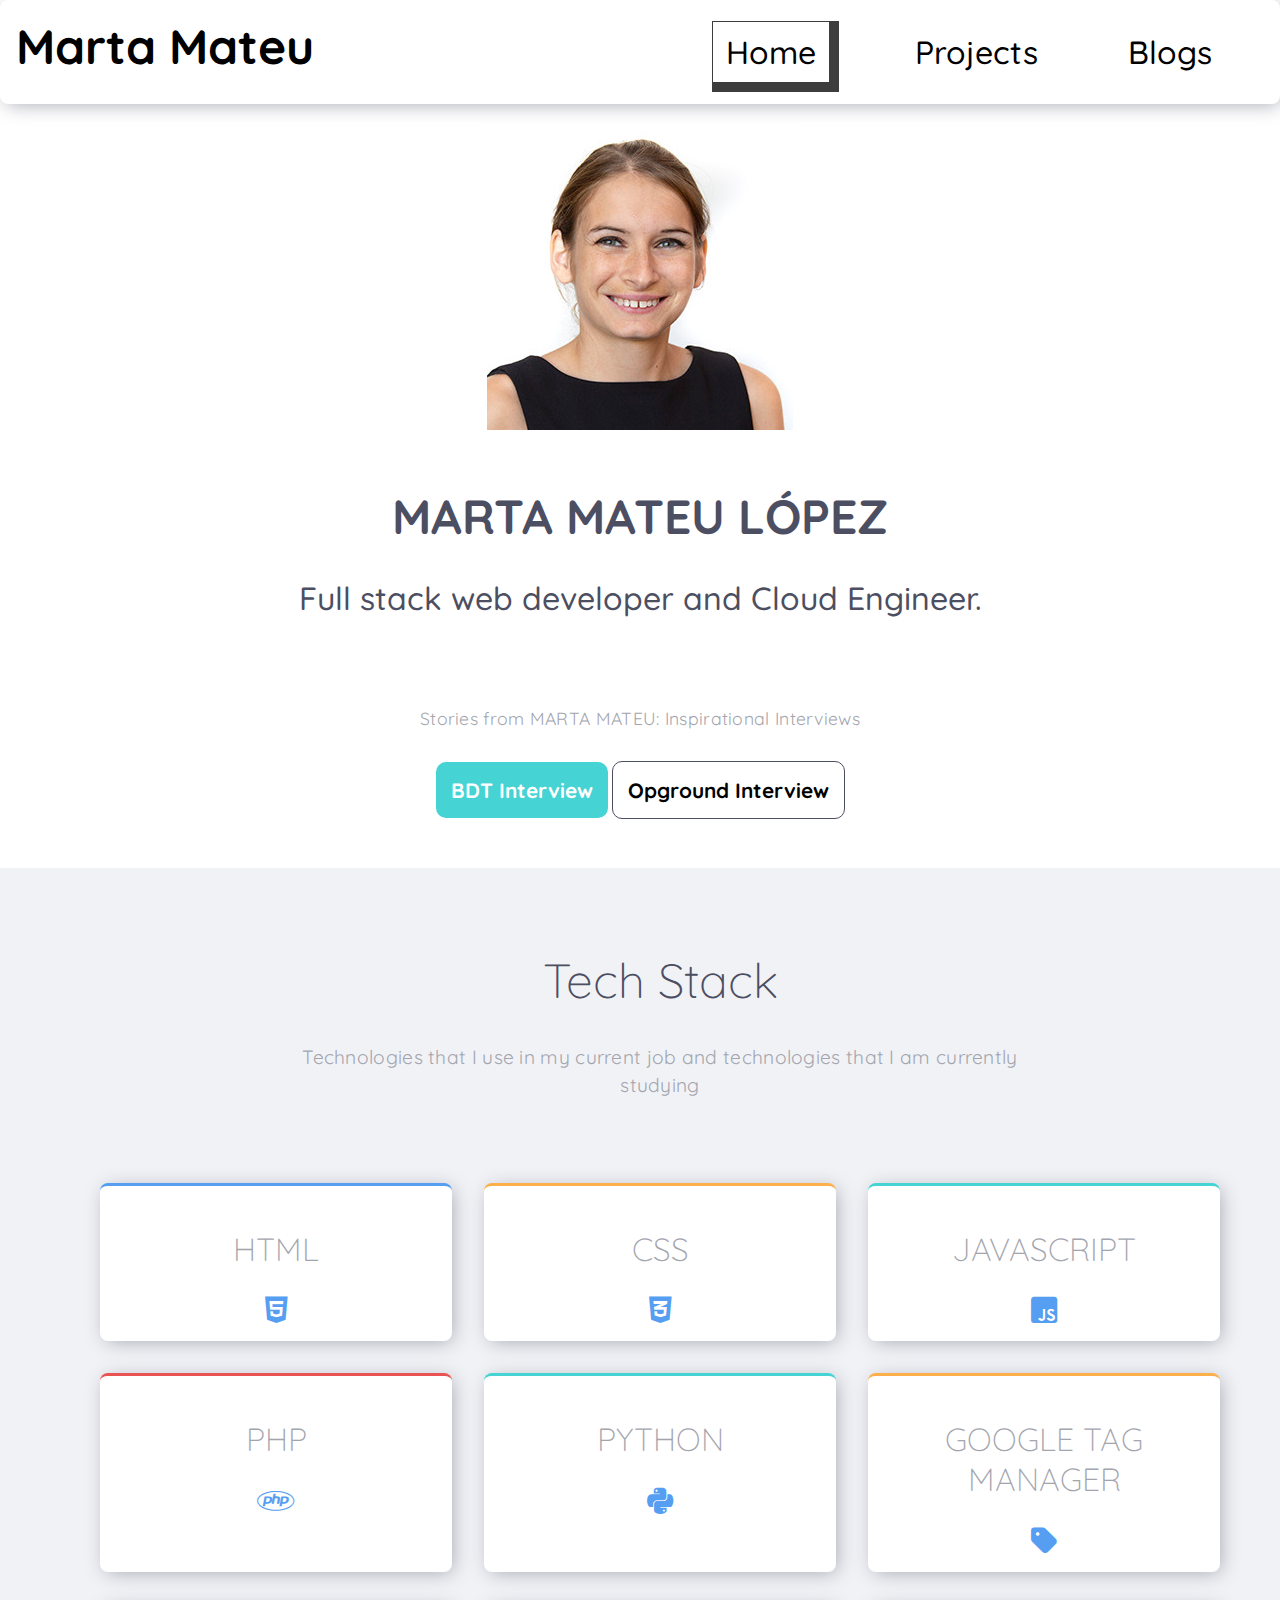
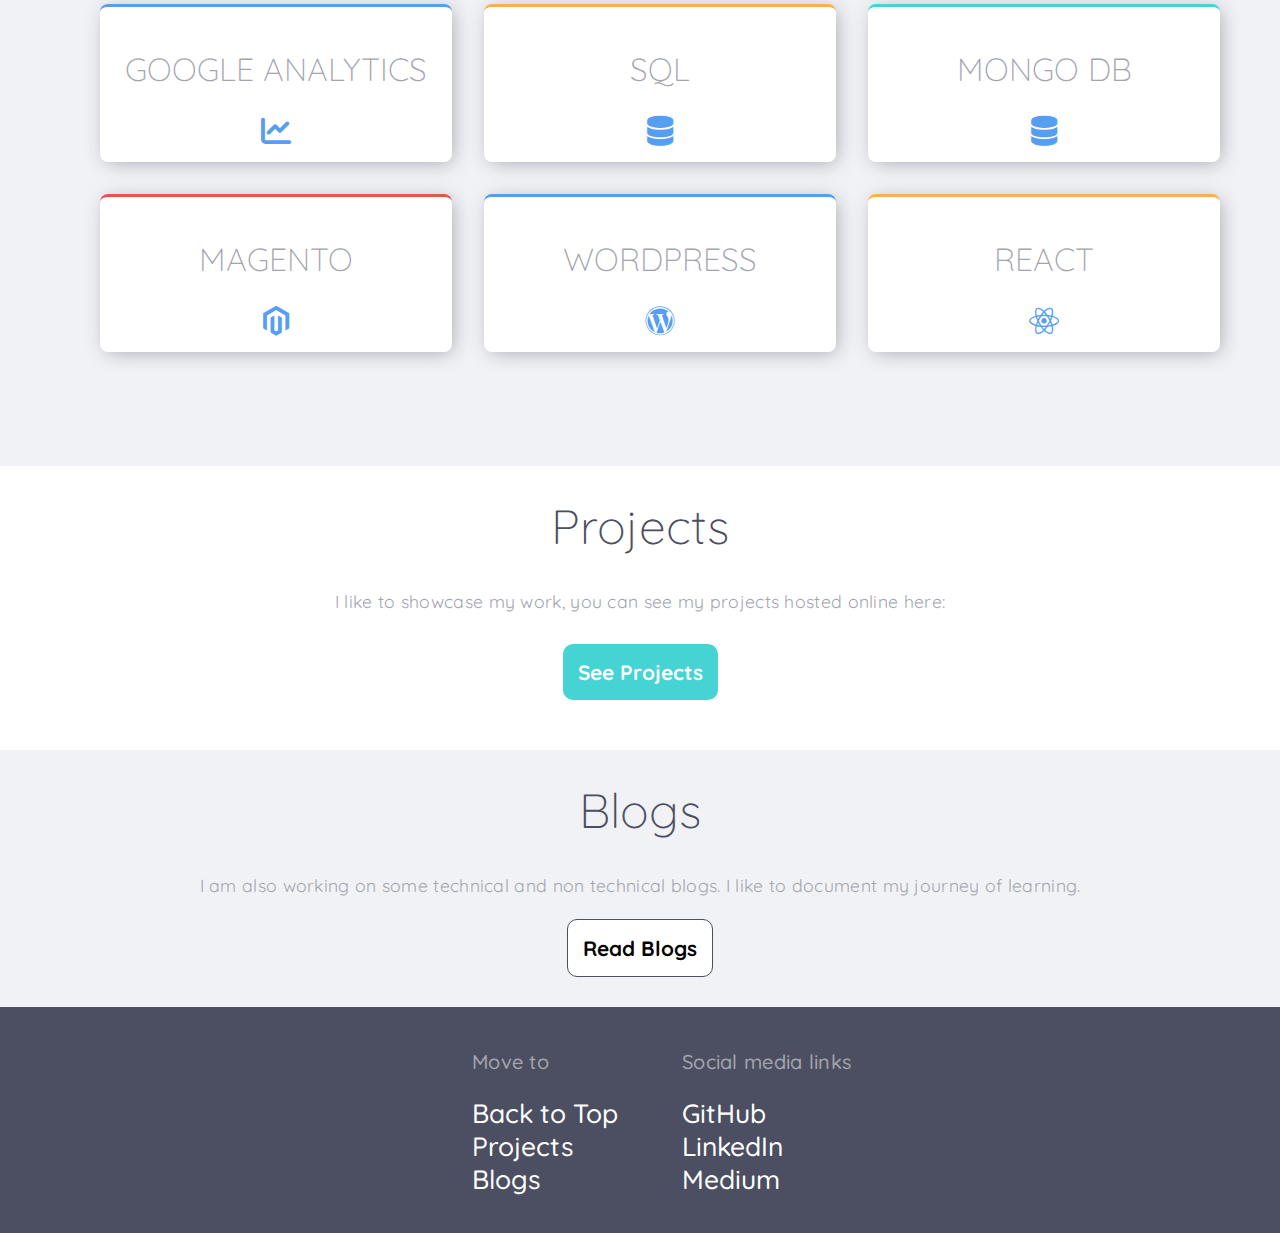
<file: index.html>
<!DOCTYPE html>
<html lang="en">
  <head>
    <meta charset="UTF-8" />
    <meta http-equiv="X-UA-Compatible" content="IE=edge" />
    <meta name="viewport" content="width=device-width, initial-scale=1.0" />
    <!-- Custom CSS Stylesheet -->
    <link rel="stylesheet" href="./css/styles.css" />
    <link rel="stylesheet" href="https://cdnjs.cloudflare.com/ajax/libs/font-awesome/6.0.0/css/all.min.css" integrity="sha512-9usAa10IRO0HhonpyAIVpjrylPvoDwiPUiKdWk5t3PyolY1cOd4DSE0Ga+ri4AuTroPR5aQvXU9xC6qOPnzFeg==" crossorigin="anonymous" referrerpolicy="no-referrer" />
    <title>Home | Marta Mateu</title>
  </head>
  <body>
    <nav class="navbar" id="navbar">
      <span class="navbar__brand-name">Marta Mateu</span>
      <ul class="list-unordered--inline navbar__links">
        <li class="list-unordered--inline__item">
          <a class="navbar__link navbar__link--focus" href="#">Home</a>
        </li>
        <li class="list-unordered--inline__item">
          <a class="navbar__link" href="./projects.html">Projects</a>
        </li>
        <li class="list-unordered--inline__item">
          <a class="navbar__link" href="./blogs.html">Blogs</a>
        </li>
      </ul>
    </nav>

    <header class="header">
      <!-- Color Scheme - #5be7a9(Lime green shade) -->
      <img class="header__img" src="./images/1540413471685.jpg" alt="hero-img" />
      <h1 class="header__text">
        <span class="header__text__name">MARTA MATEU LÓPEZ</span></h1> <h2> Full
          stack web developer and Cloud Engineer.</h2> <br>  
      </h1>
    </header>

        <section class="normal-section">
      <p class="normal-section__content">
       Stories from MARTA MATEU: Inspirational Interviews 
      </p>
      <a class="link--primary" target="_blank" rel="noreferrer noopener" href="https://www.youtube.com/watch?v=v9Qt8hrzTn4">BDT Interview</a>
      <a class="link--secondary" target="_blank" rel="noreferrer noopener" href="https://www.youtube.com/watch?v=_d7nXWCKN7k"> Opground Interview</a>
    </section>

    <section class="off-white-section">
   <section class="section-skills">
  <div class="section-skills-header">
    <h2 class="skills-heading"></h2>
    <h1>Tech Stack </h1>
    <p class="skills-header-text">Technologies that I use in my current job and technologies that I am currently studying</p>    
  </div>
  <div class="skills-cards-wrapper">
    <!--Card 01-->
    <div class="skills-card blue" id="card-01">
      <h2>HTML</h2>
      <i class="fa-brands fa-html5"></i>
      <div class="skills-img-wrap"></div>
    </div>
     <!--Card 02-->
    <div class="skills-card orange" id="card-02">
      <h2>CSS</h2>
      <i class="fa-brands fa-css3-alt"></i>
      <div class="skills-img-wrap"></div>
    </div>
     <!--Card 03-->
    <div class="skills-card green" id="card-03">
      <h2>Javascript</h2>
      <i class="fa-brands fa-js-square"></i>
      <div class="skills-img-wrap"></div>
    </div>
    <!--Card 04-->
    <div class="skills-card red" id="card-04">
      <h2>PHP</h2>
      <i class="fa-brands fa-php"></i>
      <div class="skills-img-wrap"></div>
    </div> 
    <!--Card 05-->
    <div class="skills-card green" id="card-05">
      <h2>Python</h2>
      <i class="fa-brands fa-python"></i>
      <div class="skills-img-wrap"></div>
    </div> 
    <!--Card 06-->
    <div class="skills-card orange" id="card-06">
      <h2>Google tag Manager</h2>
      <i class="fa-solid fa-tag"></i>
      <div class="skills-img-wrap"></div>
    </div> 
    <!--Card 07-->
    <div class="skills-card blue" id="card-07">
      <h2>Google Analytics</h2>
      <i class="fa-solid fa-chart-line"></i>
      <div class="skills-img-wrap"></div>
    </div> 
      <!--Card 07-->
      <div class="skills-card orange" id="card-08">
        <h2>SQL</h2>
        <i class="fa-solid fa-database"></i>
        <div class="skills-img-wrap"></div>
      </div> 
        <!--Card 07-->
    <div class="skills-card green" id="card-09">
      <h2>MONGO DB</h2>
      <i class="fa-solid fa-database"></i>
      <div class="skills-img-wrap"></div>
    </div> 
      <!--Card 07-->
      <div class="skills-card red" id="card-10">
        <h2>MAGENTO</h2>
        <i class="fa-brands fa-magento"></i>
        <div class="skills-img-wrap"></div>
      </div> 
        <!--Card 07-->
    <div class="skills-card blue" id="card-11">
      <h2>WORDPRESS</h2>
      <i class="fa-brands fa-wordpress"></i>
      <div class="skills-img-wrap"></div>
    </div> 
      <!--Card 07-->
      <div class="skills-card orange" id="card-12">
        <h2>REACT</h2>
        <i class="fa-brands fa-react"></i>
        <div class="skills-img-wrap"></div>
      </div> 
  </div>
  

  
</section>
    </section>


    <section class="normal-section">
      <h1 class="normal-section__heading">Projects</h1>
      <p class="normal-section__content">
        I like to showcase my work, you can see my projects hosted
        online here:
      </p>
      <a class="link--primary" href="./projects.html">See Projects</a>
    </section>

    <section class="off-white-section">
      <h1 class="off-white-section__heading">Blogs</h1>
      <p class="off-white-section__content">
        I am also working on some technical and non technical blogs. I like to
        document my journey of learning.
      </p>
      <a class="link--secondary" href="./blogs.html">Read Blogs</a>
    </section>

    <footer class="footer">
      <!-- We can't use heading tags like h1, h2 ... and so on in footer according to styling guide -->
      <section class="footer__main-content">
        <section class="footer__main-content__subsection_1">
          <p class="footer__text">Move to</p>
          <ul class="footer__list">
            <li><a class="footer__link" href="#navbar">Back to Top</a></li>
            <li><a class="footer__link" href="./projects.html">Projects</a></li>
            <li><a class="footer__link" href="./blogs.html">Blogs</a></li>
          </ul>
        </section>

        <section class="footer__main-content__subsection_2">
          <p class="footer__text">Social media links</p>
          <ul class="footer__list">
            <li>
              <a
                class="footer__link"
                target="_blank"
                rel="noreferrer noopener"
                href="https://github.com/martamateu"
                >GitHub</a
              >
            </li>
            <li>
              <a
                class="footer__link"
                target="_blank"
                rel="noreferrer noopener"
                href="https://www.linkedin.com/in/marta-mateu/"
                >LinkedIn</a
              >
            </li>
            <li>
              <a
                class="footer__link"
                target="_blank"
                rel="noreferrer noopener"
                href="https://medium.com/saturdays-ai/an%C3%A1lisis-sobre-el-rendimiento-del-cultivo-de-ma%C3%ADz-en-illinois-22edf86360ba"
                >Medium</a
              >
            </li>
          </ul>
        </section>
      </section>
    </footer>
  </body>
</html>
</file>
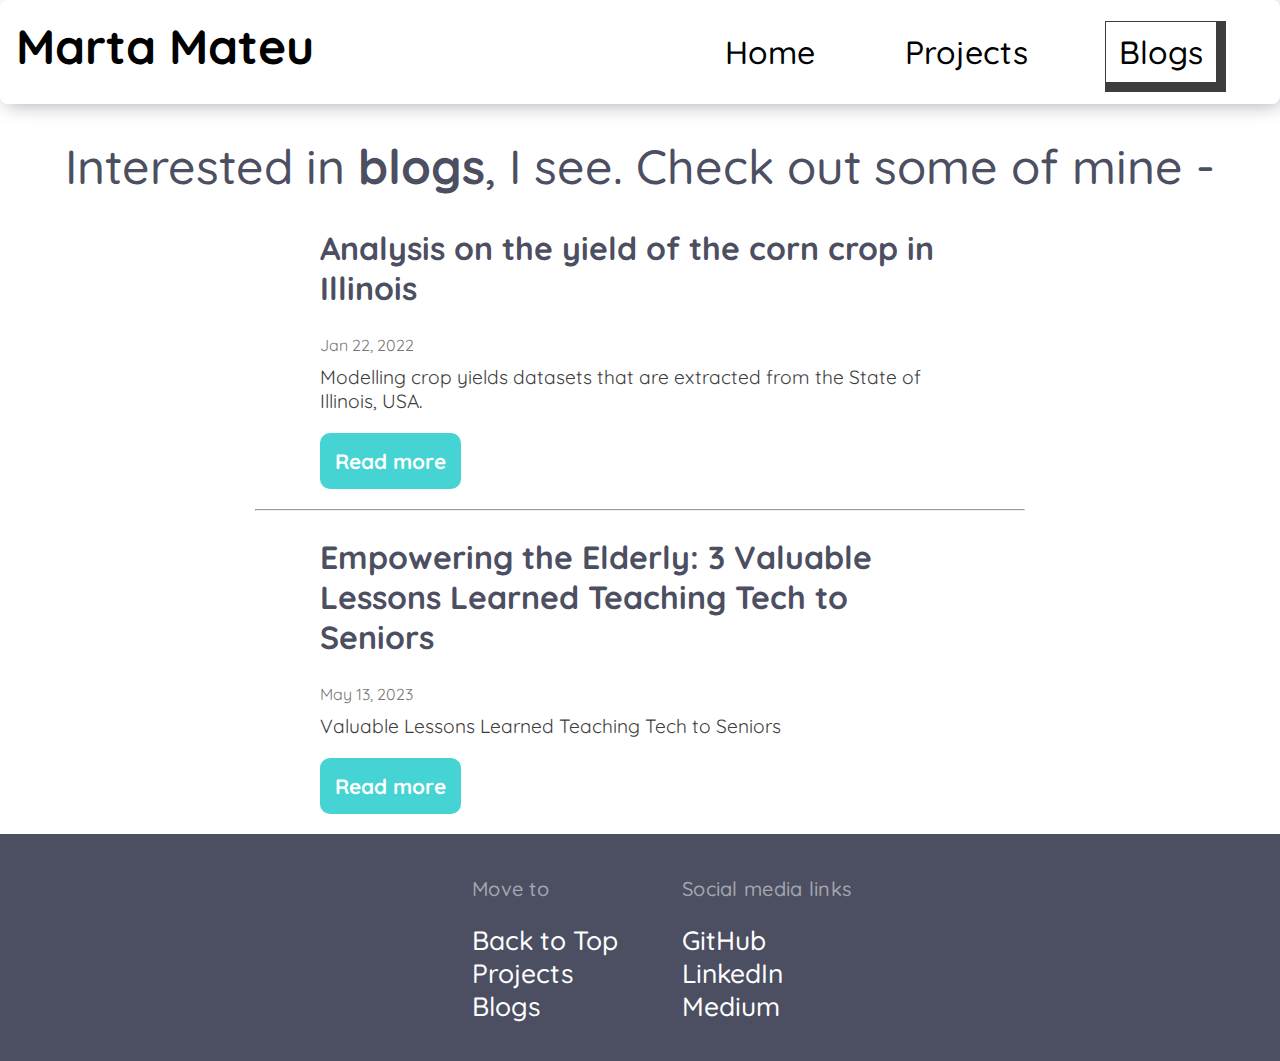
<file: blogs.html>
<!DOCTYPE html>
<html lang="en">
  <head>
    <meta charset="UTF-8" />
    <meta http-equiv="X-UA-Compatible" content="IE=edge" />
    <meta name="viewport" content="width=device-width, initial-scale=1.0" />
    <!-- Custom CSS Stylesheet -->
    <link rel="stylesheet" href="./css/styles.css" />
    <title>Blogs | Marta Mateu</title>
  </head>
  <body>
    <nav class="navbar" id="navbar">
      <a class="navbar__brand-name" href="./index.html">Marta Mateu</a>
      <ul class="list-unordered--inline navbar__links">
        <li class="list-unordered--inline__item">
          <a class="navbar__link" href="./index.html">Home</a>
        </li>
        <li class="list-unordered--inline__item">
          <a class="navbar__link" href="./projects.html">Projects</a>
        </li>
        <li class="list-unordered--inline__item">
          <a class="navbar__link navbar__link--focus" href="#">Blogs</a>
        </li>
      </ul>
    </nav>

    <header class="header">
      <h1 class="header__text">
        Interested in <span class="header__text__name">blogs</span>, I see.
        Check out some of mine -
      </h1>
    </header>

    <div id="content--primary"></div>

    <footer class="footer">
      <!-- We can't use heading tags like h1, h2 ... and so on in footer according to styling guide -->
      <section class="footer__main-content">
        <section class="footer__main-content__subsection_1">
          <p class="footer__text">Move to</p>
          <ul class="footer__list">
            <li><a class="footer__link" href="#navbar">Back to Top</a></li>
            <li><a class="footer__link" href="./projects.html">Projects</a></li>
            <li><a class="footer__link" href="#navbar">Blogs</a></li>
          </ul>
        </section>

        <section class="footer__main-content__subsection_2">
          <p class="footer__text">Social media links</p>
          <ul class="footer__list">
            <li>
              <a
                class="footer__link"
                target="_blank"
                rel="noreferrer noopener"
                href="https://github.com/martamateu"
                >GitHub</a
              >
            </li>
            <li>
              <a
                class="footer__link"
                target="_blank"
                rel="noreferrer noopener"
                href="https://www.linkedin.com/in/marta-mateu/"
                >LinkedIn</a
              >
            </li>
            <li>
              <a
                class="footer__link"
                target="_blank"
                rel="noreferrer noopener"
                href="https://medium.com/saturdays-ai/an%C3%A1lisis-sobre-el-rendimiento-del-cultivo-de-ma%C3%ADz-en-illinois-22edf86360ba"
                >Medium</a
              >
            </li>
          </ul>
        </section>
      </section>
    </footer>

    <script src="./scripts/blogs.js"></script>
  </body>
</html>
</file>
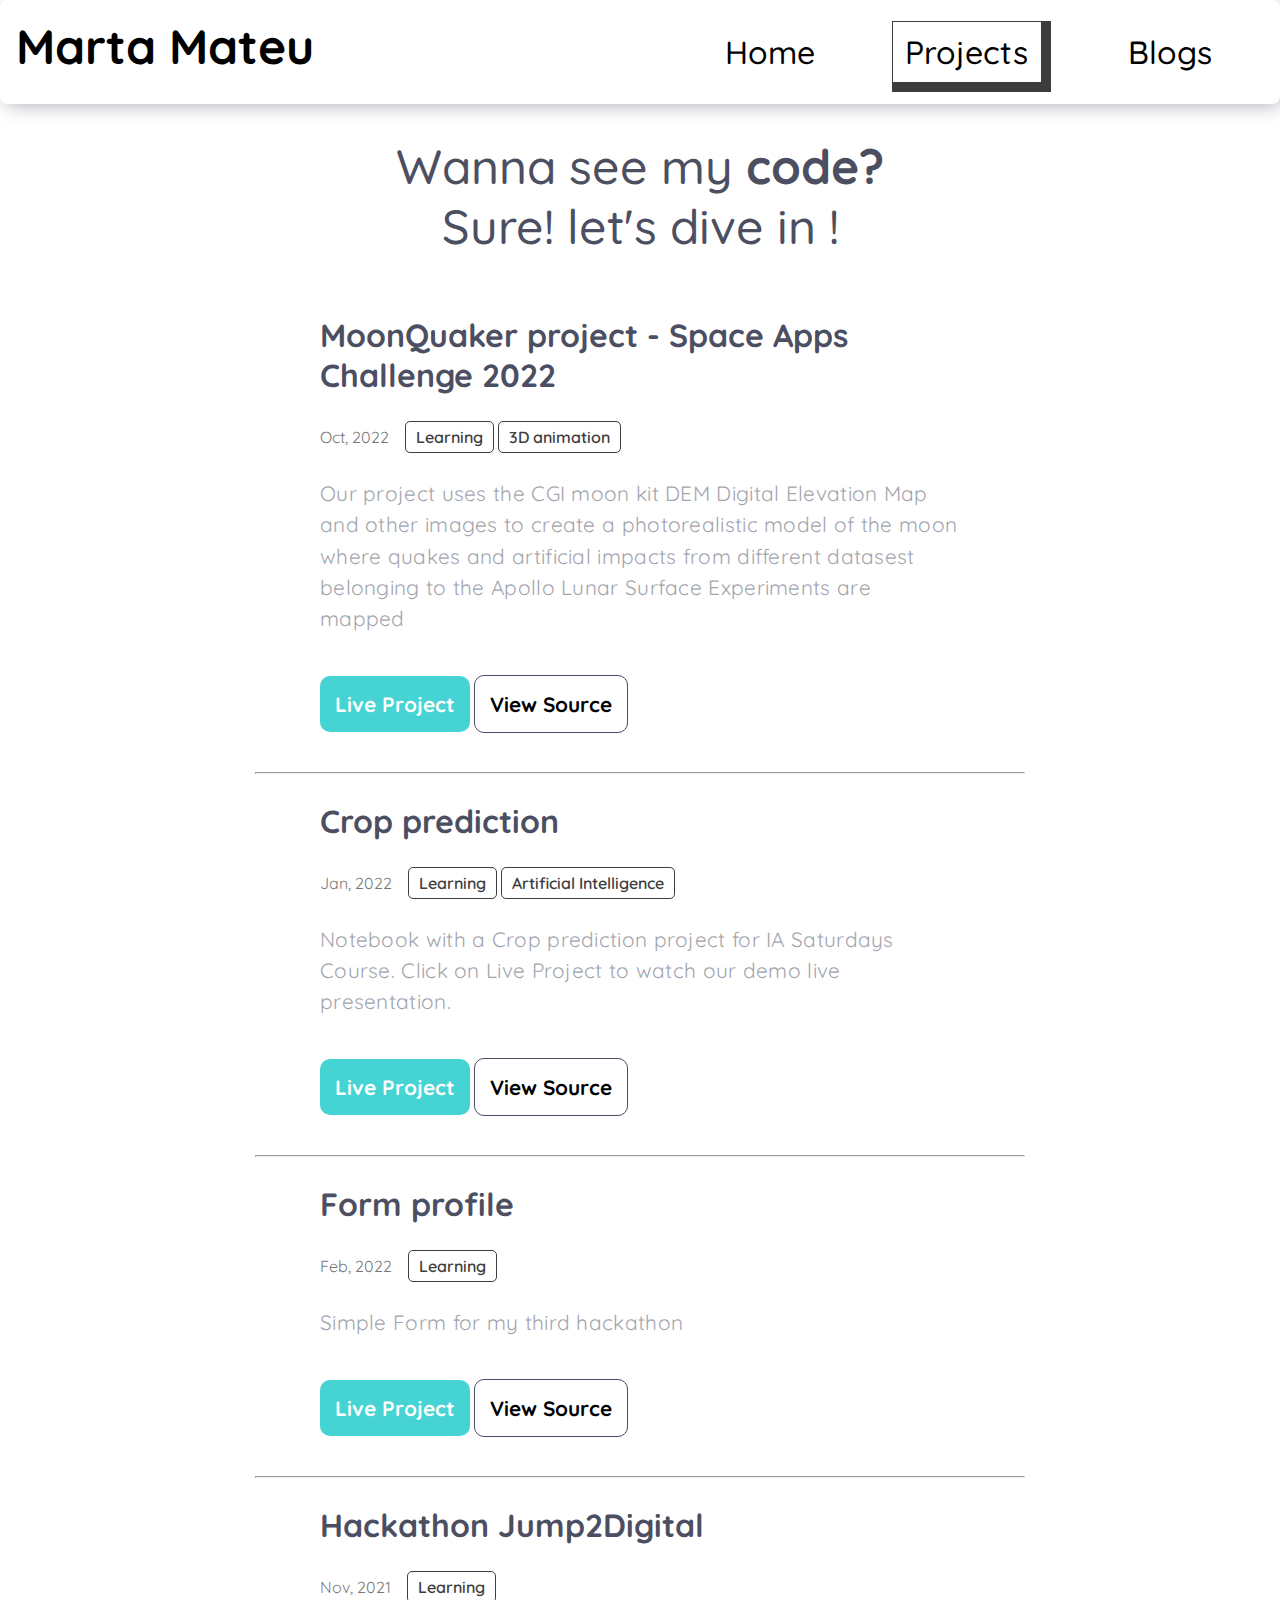
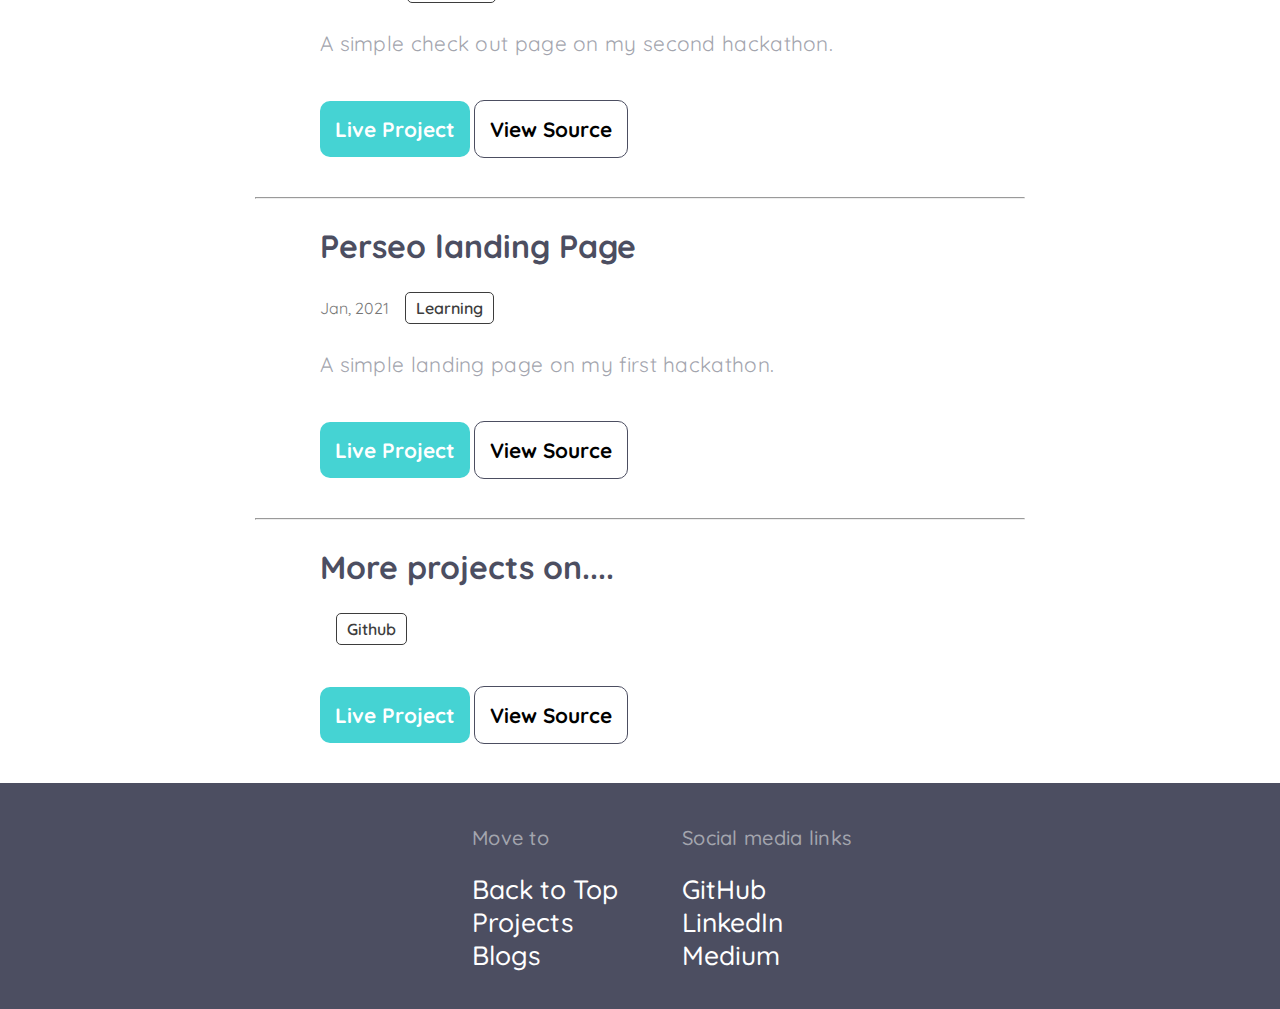
<file: projects.html>
<!DOCTYPE html>
<html lang="en">
  <head>
    <meta charset="UTF-8" />
    <meta http-equiv="X-UA-Compatible" content="IE=edge" />
    <meta name="viewport" content="width=device-width, initial-scale=1.0" />
    <!-- Custom CSS Stylesheet -->
    <link rel="stylesheet" href="./css/styles.css" />
    <title>Projects | Marta Mateu</title>
  </head>
  <body>
    <nav class="navbar" id="navbar">
      <a class="navbar__brand-name" href="./index.html">Marta Mateu</a>
      <ul class="list-unordered--inline navbar__links">
        <li class="list-unordered--inline__item">
          <a class="navbar__link" href="./index.html">Home</a>
        </li>
        <li class="list-unordered--inline__item">
          <a class="navbar__link navbar__link--focus" href="#">Projects</a>
        </li>
        <li class="list-unordered--inline__item">
          <a class="navbar__link" href="./blogs.html">Blogs</a>
        </li>
      </ul>
    </nav>

    <header class="header">
      <h1 class="header__text">
        Wanna see my <span class="header__text__name">code?</span><br> Sure! let's
        dive in !
      </h1>
    </header>

    <div id="primary-content"></div>
   
    <footer class="footer">
      <!-- We can't use heading tags like h1, h2 ... and so on in footer according to styling guide -->
      <section class="footer__main-content">
        <section class="footer__main-content__subsection_1">
          <p class="footer__text">Move to</p>
          <ul class="footer__list">
            <li><a class="footer__link" href="#navbar">Back to Top</a></li>
            <li><a class="footer__link" href="#navbar">Projects</a></li>
            <li><a class="footer__link" href="./blogs.html">Blogs</a></li>
          </ul>
        </section>

        <section class="footer__main-content__subsection_2">
          <p class="footer__text">Social media links</p>
          <ul class="footer__list">
            <li>
              <a
                class="footer__link"
                target="_blank"
                rel="noreferrer noopener"
                href="https://github.com/martamateu"
                >GitHub</a
              >
            </li>
            <li>
              <a
                class="footer__link"
                target="_blank"
                rel="noreferrer noopener"
                href="https://www.linkedin.com/in/marta-mateu/"
                >LinkedIn</a
              >
            </li>
            <li>
              <a
                class="footer__link"
                target="_blank"
                rel="noreferrer noopener"
                href="https://medium.com/saturdays-ai/an%C3%A1lisis-sobre-el-rendimiento-del-cultivo-de-ma%C3%ADz-en-illinois-22edf86360ba"
                >Medium</a
              >
            </li>
          </ul>
        </section>
      </section>
    </footer>
    <script src="./scripts/projects.js"></script>
  </body>
</html>
</file>
<file: css/styles.css>
@import url("https://fonts.googleapis.com/css2?family=Quicksand:wght@300;400;500;700&display=swap");
* {
  font-family: "Quicksand", sans-serif;
}
/* Global custom properties */
:root {
  /* Color related*/
  --base-color: hsl(180, 62%, 55%);
  --base-light: hsl(234,12%,34%); ;
  --base-dark: hsl(234,12%,34%);
  --black: #3d3d3d;
  --white: #ffffff;
  --off-white: #f1f2f6;
}
:root {
  --red : hsl(0, 78%, 62%);
  --cyan: hsl(180, 62%, 55%);
  --orange: hsl(34, 97%, 64%);
  --blue: hsl(212, 85%, 64%);
  --very-dark-blue: hsl(234,12%,34%);
  --grayish-blue: hsl(229, 6%, 66%);
  --very-light-gray: hsl(0, 0%, 98%);
  --white: #fff;
}

h1,h2 {
  position: relative;
  color: var(--very-dark-blue);
}
h1 {
  font-size: 2.5rem;
  font-weight: 600;
}
h2 {
  color: var(--very-dark-blue);
  font-size: 1.2rem;
}
p {
  position: relative;
  display: block;  
  color: var(--grayish-blue);
  font-size: 0.8rem;
  font-weight: 300;
  line-height: 1.5;
  letter-spacing: .3px;

}
/*Header*/
.section-skills {
  position : relative;
  display: flex;
  flex-direction: column;
  align-items: center;
  width: 100%;
  height: 100%;
  padding: 20px;
}
.section-skills-header {
  position: relative;
  text-align: center;
  max-width: 60%;
}
.skills-heading {
  position: relative;
  font-weight: 100;
  font-size: 2rem;
}
.skills-header-text {
  position: relative;
  font-size: 1.2rem;
}
/*Wrapper Cards*/
.skills-cards-wrapper {
  position: relative;
  display: grid;
  grid-template-columns: 1fr 1fr 1fr;
  grid-template-rows: 0.5fr 0.5fr 0.5fr 0.5fr;
  gap: 2em;
  margin: 4em 0;
}
.skills-card {
  position: relative;
  display: block;
  max-width: 20em;
  background: var(--white);
  padding: 1em;
  border-radius: 0.5em;
  box-shadow: 3px 3px 20px -3px var(--grayish-blue);
}
.skills-card h2 {
  text-transform: uppercase;
  font-weight: 200;
  color: var(--grayish-blue);
}

.green {
  border-top: 3px solid var(--cyan);  
}
.red {
  border-top: 3px solid var(--red);
}
.orange {
  border-top: 3px solid var(--orange);
}
.blue {
  border-top: 3px solid var(--blue);
}
.gray {
  border-top: 3px solid var(--very-dark-blue);
}
.skills-img-wrap {
  position: relative;
  display: flex;
  justify-content: flex-end;
}
i {
  position: relative;
  font-size: 30px;
  color: var(--blue);
}




::selection {
  background-color: var(--base-dark);
  color: var(--white);
}

body {
  margin: 0;
  padding: 0;
  background-color: var(--white);
  color: var(--black);
}

h1 {
  font-size: 3rem;
  font-weight: 300;
}

h2 {
  font-size: 2rem;
  font-weight: 500;
}

h3 {
  font-size: 1.4rem;
  font-weight: 700;
}

p {
  font-size: 1.3rem;
  font-weight: 400;
  line-height: 150%;
}

.link--primary {
  text-decoration: none;
  background-color: var(--base-color);
  color: var(--white);
  font-size: 1.3rem;
  font-weight: 800;
  padding: 15px;
  border-radius: 10px;
  display: inline-block;
  margin: 20px 0;
  transition: all 0.5s;
}

.link--primary:hover {
  color: #000;
  cursor: pointer;
}

.link--secondary {
  text-decoration: none;
  background-color: var(--white);
  color: #000;
  border: 1px solid var(--base-dark);
  font-size: 1.3rem;
  font-weight: 800;
  padding: 15px;
  border-radius: 10px;
  display: inline-block;
  margin-top: 20px;
  transition: all 0.5s;
}

.link--secondary:hover {
  background-color: var(--base-light);
  color: #000;
  cursor: pointer;
}

.list--unordered {
  text-align: left;
}

.list-unordered--inline__item {
  display: inline;
  margin-right: 3vw;
}

.navbar {
  
  color: #000;
  padding: 5vh 2vw;
  display: grid;
  grid-column-gap: 5vw;
  grid-template-columns: 1fr 1fr;
  background: var(--white);
  padding: 1em;
  border-radius: 0.5em;
  box-shadow: 3px 3px 20px -3px var(--grayish-blue);
}

.navbar__brand-name {
  text-decoration: none;
  color:#000;
  font-size: 3rem;
  font-weight: 700;
  transition: all 0.5s;
}

.navbar__brand-name::selection {
  color: #000;
  color: var(--white);
}

.navbar__brand-name:hover {
  transform: scale(1.1) translate(2vw);
}

.navbar__links {
  justify-self: right;
  display: grid;
  grid-template-columns: 1fr 1fr 1fr;
  grid-column-gap: 2vw;
}

.navbar__link {
  padding: 10px 1vw;
  text-decoration: none;
  font-size: 2rem;
  color: #000;
  font-weight: 500;
  transition: all 0.5s;
}

.navbar__link::selection {
  background-color: var(--base-light);
  color: #000;
}

.navbar__link:hover {
  color: #000;
  border-top: 1px solid var(--black);
  border-right: 10px solid var(--black);
  border-bottom: 10px solid var(--black);
  border-left: 1px solid var(--black);
}

.navbar__link--focus {
  color: #000;
  border-top: 1px solid var(--black);
  border-right: 10px solid var(--black);
  border-bottom: 10px solid var(--black);
  border-left: 1px solid var(--black);
}

.header {
  text-align: center;
}

.header__img {
  padding: 20px;
  max-width: 80vw;
}

.header__text {
  padding: 0 20px;
  font-weight: 500;
  color: var(--base-light);
}

.header__text__name {
  font-weight: 700;
}

.normal-section {
  text-align: center;
  padding: 30px 0;
}

.container-centered {
  max-width: 50%;
  margin: 0 auto;
}

.normal-section__heading {
  margin-top: 0;
}

.normal-section__content {
  text-align: center;
  margin: 10px 20vw;
  font-size: 1.1rem;
}

.off-white-section {
  text-align: center;
  background: var(--off-white);
  padding: 30px 0;
}

.off-white-section__heading {
  margin-top: 0;
}

.off-white-section__content {
  display: block;
  margin: 0 auto;
  font-size: 1.1rem;
}

.project-section {
  display: inline-block;
  text-align: left;
  margin-bottom: 20px;
}

.purpose-div {
  display: inline;
}

.project-purpose {
  padding: 5px 10px;
  border: 1.5px solid var(--black);
  border-radius: 5px;
  font-weight: 600;
  display: inline-block;
  transition: background-color 300ms, color 300ms;
}

.project-purpose:hover {
  background-color: var(--base-dark);
  color: var(--white);
  border: 1.5px solid var(--white);
}

.project-section__name,
.blog-section__name {
  font-weight: 700;
}

.project-section__date,
.blog-section__date {
  font-size: 1em;
  opacity: 0.7;
  display: inline-block;
  margin: 0 0 10px 0;
}

.blog-section__desc {
  font-size: 1.2rem;
}

.hr--half {
  margin: 0 auto;
  max-width: 60%;
}

hr {
  margin: 25px 0;
}

.footer {
  background: var(--base-dark);
  color: var(--white);
  font-size: 1.1rem;
  padding: 20px 0 20px 20px;
}

.footer__copyright-info {
  text-align: center;
}

.footer__copyright-info::selection {
  background-color: var(--base-light);
  color: var(--white);
}

.footer__main-content {
  padding: 0 10vw;
  display: grid;
  grid-template-columns: 1fr 1fr;
  grid-column-gap: 5vw;
}

.footer__main-content__subsection_1 {
  justify-self: right;
}

.footer__main-content__subsection_2 {
  justify-self: left;
}

.footer__text {
  font-size: 20px;
  font-weight: 500;
}

.footer__text::selection {
  background-color: var(--base-light);
  color: var(--white);
}

.footer__list {
  list-style: none;
  padding: 0;
}

.footer__link {
  text-decoration: none;
  color: white;
  font-size: 150%;
  font-weight: 500;
}

.footer__link:hover {
  text-decoration: underline;
}

.footer__link::selection {
  background-color: var(--base-light);
  color: var(--white);
}

/* Component styling for smaller displays */

@media (max-width: 1000px) {
  .navbar {
    grid-column-gap: 1%;
  }
}

@media (max-width: 930px) {
  .navbar {
    display: grid;
    grid-template-columns: 1fr;
    grid-template-rows: 1fr 2fr;
  }

  .navbar__links,
  .navbar__brand-name {
    justify-self: center;
  }

  .navbar__brand-name,
  .navbar__link,
  .header__text,
  .normal-section__heading,
  .off-white-section__heading {
    font-size: 8vw;
  }

  .navbar__links {
    display: grid;
    grid-template-columns: 1fr;
    grid-template-rows: 1fr 1fr 1fr;
    grid-row-gap: 7.5vw;
  }

  .navbar__link {
    text-decoration: var(--off-white) underline;
  }

  .normal-section__content,
  .off-white-section__content {
    margin: 10px 10vw;
  }

  .purpose-div {
    display: grid;
    grid-template-columns: min-content;
  }

  .footer__main-content {
    display: grid;
    grid-template-columns: 1fr;
    grid-template-rows: 1fr 1fr;
  }

  .footer__main-content__subsection_1,
  .footer__main-content__subsection_2 {
    justify-self: center;
  }
}



@media screen and (min-width: 350px) and (max-width: 499px) {

  

  .skills-cards-wrapper {
    position: relative;
    display: flex;
    flex-direction: column;
    align-items: center;
    width:auto;
 
 
  }

  .section-skills {
   
    width: 88%;
   
}

.skills-card {
  
  min-width: 18em;
  
}
  
  
}
</file>
